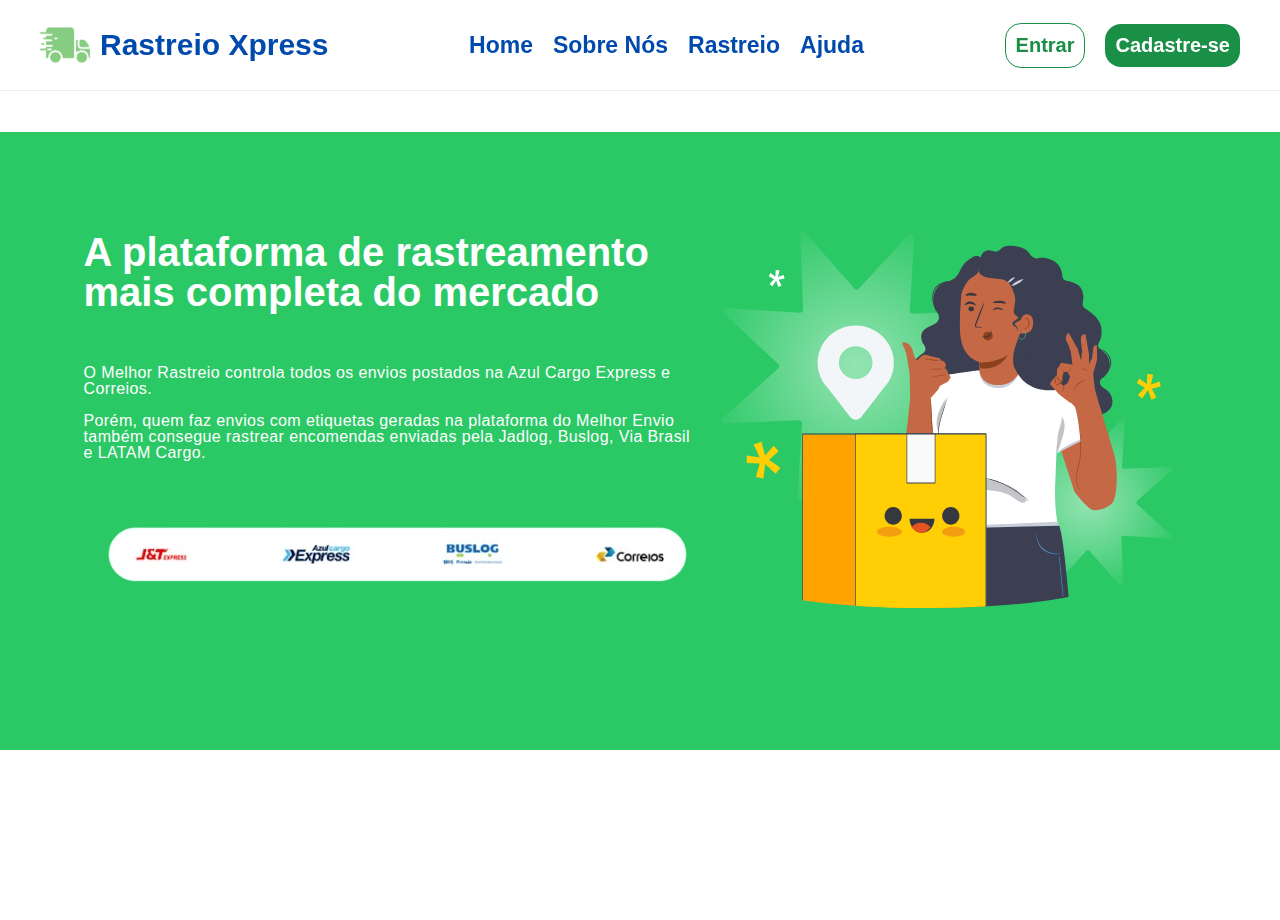
<file: index.html>
<!DOCTYPE html>
<html lang="pt-BR">

<head>
    <meta charset="UTF-8">
    <meta name="viewport" content="width=device-width, initial-scale=1.0">
    <link rel="stylesheet" href="./src/css/styles.css">
    <title>Home</title>
</head>

<body>

    <header class="header">
        <div class="header__left">
            <img class="header__left__img" src="./src/assets/delivery-truck.png" alt="icone de caminhão">
            <h2 class="header__left__text">Rastreio Xpress</h2>
        </div>

        <nav class="header__navbar">
            <ul class="header__navbar__list">
                <li class="header__navbar__list__item"><a class="header__navbar__list__item__url"
                        href="index.html">Home</a></li>
                <li class="header__navbar__list__item"><a class="header__navbar__list__item__url"
                        href="./src/pages/sobre-nos.html">Sobre Nós</a></li>
                <li class="header__navbar__list__item"><a class="header__navbar__list__item__url"
                        href="./src/pages/rastreio.html">Rastreio</a></li>
                <li class="header__navbar__list__item"><a class="header__navbar__list__item__url"
                        href="./src/pages/ajuda.html">Ajuda</a></li>
            </ul>
        </nav>

        <div class="header__account">
            <button class="secondary-button">Entrar</button>
            <button class="primary-button">Cadastre-se</button>
        </div>
    </header>

    <hr>

    <main class="container-home">
        <h2 class="container-home__title">A plataforma de rastreamento mais completa do mercado</h2>
        <p class="container-home__text">O Melhor Rastreio controla todos os envios postados na Azul Cargo Express e
            Correios. <br><br>
            Porém, quem faz envios com etiquetas geradas na plataforma do Melhor Envio também consegue rastrear
            encomendas enviadas pela Jadlog, Buslog, Via Brasil e LATAM Cargo.
        </p>
        <img class="container-home__image" src="./src/assets/image_green_background.svg" alt="" width="500px">
        <img class="container-home__sponsorships" src="./src/assets/sponsorships.png" alt="">
    </main>

</body>

</html>
</file>
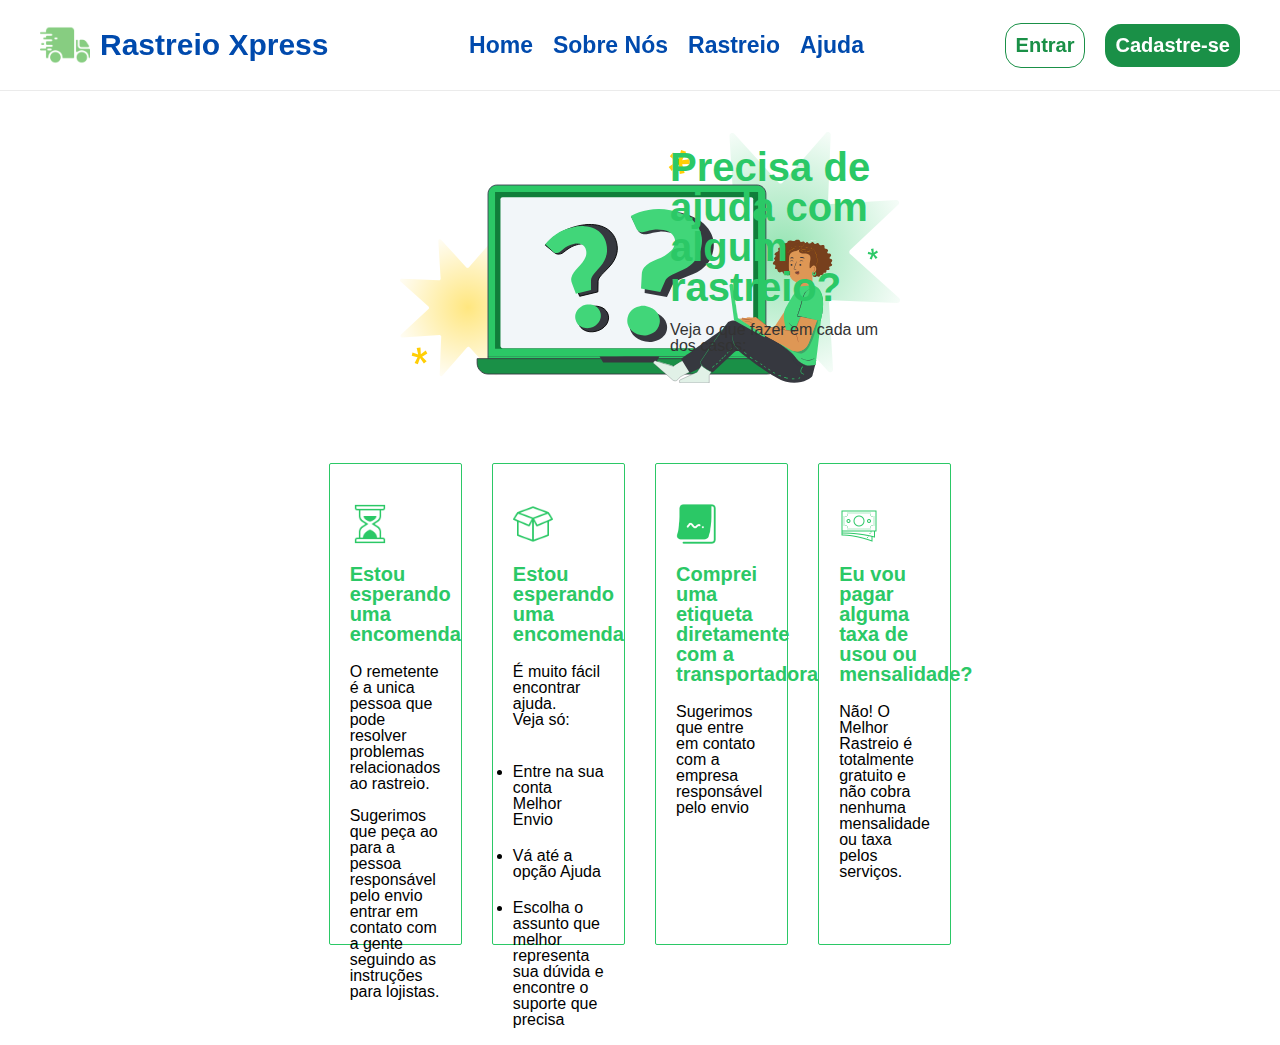
<file: src/pages/ajuda.html>
<!DOCTYPE html>
<html lang="pt-BR">

<head>
    <meta charset="UTF-8">
    <meta name="viewport" content="width=device-width, initial-scale=1.0">
    <link rel="stylesheet" href="../css/styles.css">
    <title>Ajuda</title>
</head>

<body>

    <header class="header">
        <div class="header__left">
            <img class="header__left__img" src="../assets/delivery-truck.png" alt="icone de caminhão">
            <h2 class="header__left__text">Rastreio Xpress</h2>
        </div>

        <nav class="header__navbar">
            <ul class="header__navbar__list">
                <li class="header__navbar__list__item"><a class="header__navbar__list__item__url"
                        href="../../index.html">Home</a></li>
                <li class="header__navbar__list__item"><a class="header__navbar__list__item__url"
                        href="./sobre-nos.html">Sobre Nós</a></li>
                <li class="header__navbar__list__item"><a class="header__navbar__list__item__url"
                        href="./rastreio.html">Rastreio</a></li>
                <li class="header__navbar__list__item"><a class="header__navbar__list__item__url"
                        href="./ajuda.html">Ajuda</a></li>
            </ul>
        </nav>

        <div class="header__account">
            <button class="secondary-button">Entrar</button>
            <button class="primary-button">Cadastre-se</button>
        </div>
    </header>

    <hr>

    <main class="container">
        <section class="container-ajuda">
            <div class="container-ajuda-top">
                <img class="container-ajuda-top__img" width="500" src="../assets/need_help.svg"
                    alt="notebook com simbolos de interrogacao e mulher sentada ao lado com um outro notebook">
                <h3 class="container-ajuda-top__title">Precisa de ajuda com algum rastreio?</h3>
                <p class="container-ajuda-top__texto">Veja o que fazer em cada um dos casos:</p>
            </div>
            <section class="container-ajuda-cards">

                <div class="container-ajuda-cards__item">
                    <img width="40" src="../assets/ampulheta.png" alt="icone do card">
                    <h3 class="container-ajuda-cards__item__title">Estou esperando uma encomenda</h3>
                    <p class="container-ajuda-cards__item__texto">O remetente é a unica pessoa que pode resolver problemas relacionados ao rastreio. <br><br> Sugerimos que peça ao para a pessoa responsável pelo envio entrar em contato com a gente seguindo as instruções para lojistas.</p>
                </div>

                <div class="container-ajuda-cards__item">
                    <img width="40" src="../assets/box.png" alt="icone do card">
                    <h3 class="container-ajuda-cards__item__title">Estou esperando uma encomenda</h3>
                    <p class="container-ajuda-cards__item__texto">É muito fácil encontrar ajuda.<br>Veja só:<br><br>
                        <li class="container-ajuda-cards__item__texto__lista">Entre na sua conta Melhor Envio</li>
                        <li class="container-ajuda-cards__item__texto__lista">Vá até a opção Ajuda</li>
                        <li class="container-ajuda-cards__item__texto__lista">Escolha o assunto que melhor representa sua dúvida e encontre o suporte que precisa</li>
                    </p>
                </div>

                <div class="container-ajuda-cards__item">
                    <img width="40" src="../assets/note.png" alt="icone do card">
                    <h3 class="container-ajuda-cards__item__title">Comprei uma etiqueta diretamente com a transportadora</h3>
                    <p class="container-ajuda-cards__item__texto">Sugerimos que entre em contato com a empresa responsável pelo envio</p>
                </div>

                <div class="container-ajuda-cards__item">
                    <img width="40" src="../assets/money.png" alt="icone do card">
                    <h3 class="container-ajuda-cards__item__title">Eu vou pagar alguma taxa de usou ou mensalidade?</h3>
                    <p class="container-ajuda-cards__item__texto">Não! O Melhor Rastreio é totalmente gratuito e não cobra nenhuma mensalidade ou taxa pelos serviços.</p>
                </div>

            </section>
        </section>
    </main>

</body>

</html>
</file>
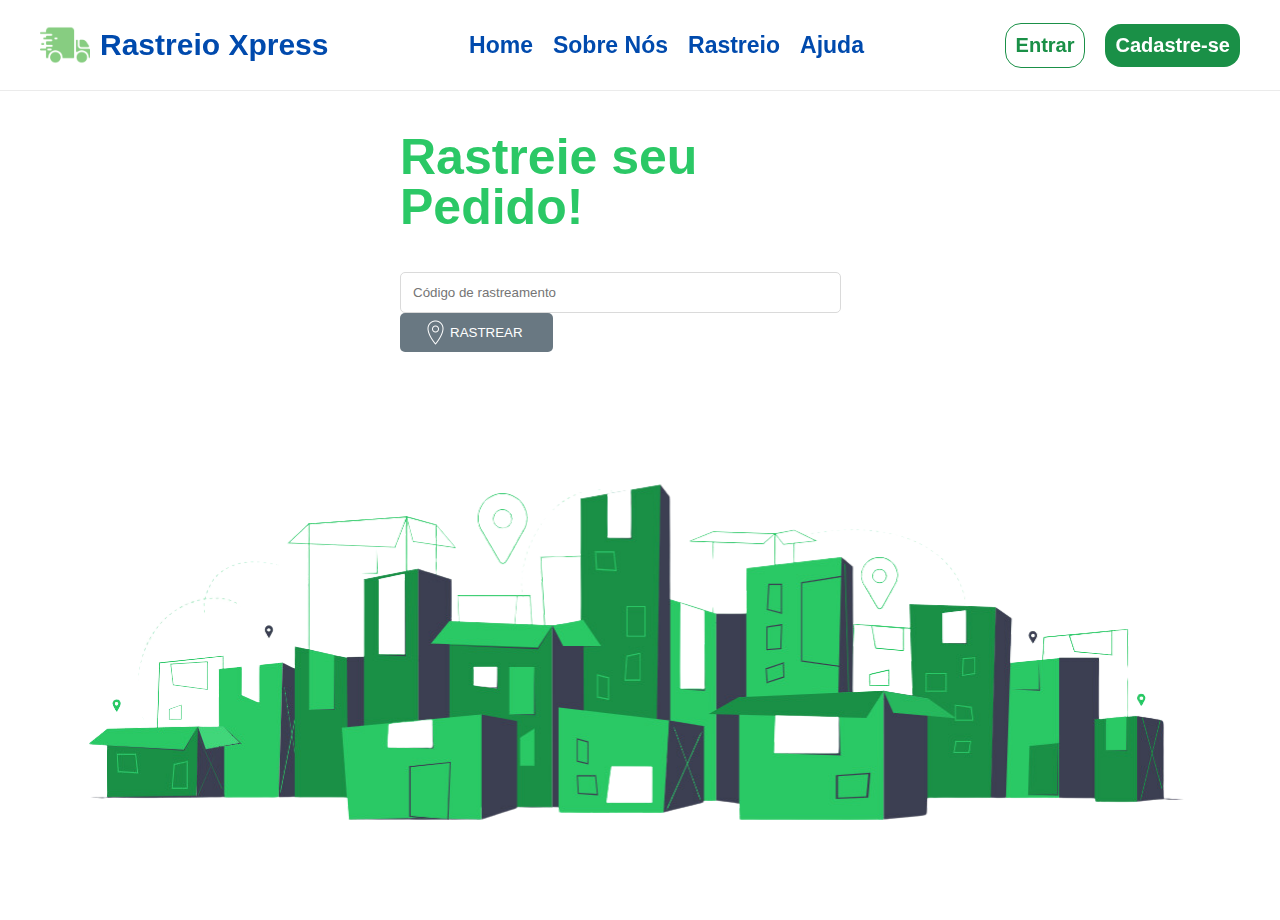
<file: src/pages/rastreio.html>
<!DOCTYPE html>
<html lang="pt-BR">
<head>
    <meta charset="UTF-8">
    <meta name="viewport" content="width=device-width, initial-scale=1.0">
    <link rel="stylesheet" href="../css/styles.css">
    <title>Parceiros</title>
</head>
<body>
    
    <header class="header">
        <div class="header__left">
            <img class="header__left__img" src="../assets/delivery-truck.png" alt="icone de caminhão">
            <h2 class="header__left__text">Rastreio Xpress</h2>
        </div>

        <nav class="header__navbar">
            <ul class="header__navbar__list">
                <li class="header__navbar__list__item"><a class="header__navbar__list__item__url" href="../../index.html">Home</a></li>
                <li class="header__navbar__list__item"><a class="header__navbar__list__item__url" href="./sobre-nos.html">Sobre Nós</a></li>
                <li class="header__navbar__list__item"><a class="header__navbar__list__item__url" href="./rastreio.html">Rastreio</a></li>
                <li class="header__navbar__list__item"><a class="header__navbar__list__item__url" href="./ajuda.html">Ajuda</a></li>
            </ul>
        </nav>

        <div class="header__account">
            <button class="secondary-button">Entrar</button>
            <button class="primary-button">Cadastre-se</button>
        </div>
    </header>

    <hr>

    <main class="container">
        <div class="container-rastreio">
            <h2 class="container-rastreio__title">Rastreie seu Pedido!</h2>
            <p><input class="container-rastreio__input" type="text" placeholder="Código de rastreamento">
            <button class="container-rastreio__btn">Rastrear</button></p>
            <img class="container-rastreio__img" src="../assets/boxes.svg" alt="imagem de caixas fazendo analogia a prédios e casas">
        </div>
    </main>

</body>
</html>
</file>
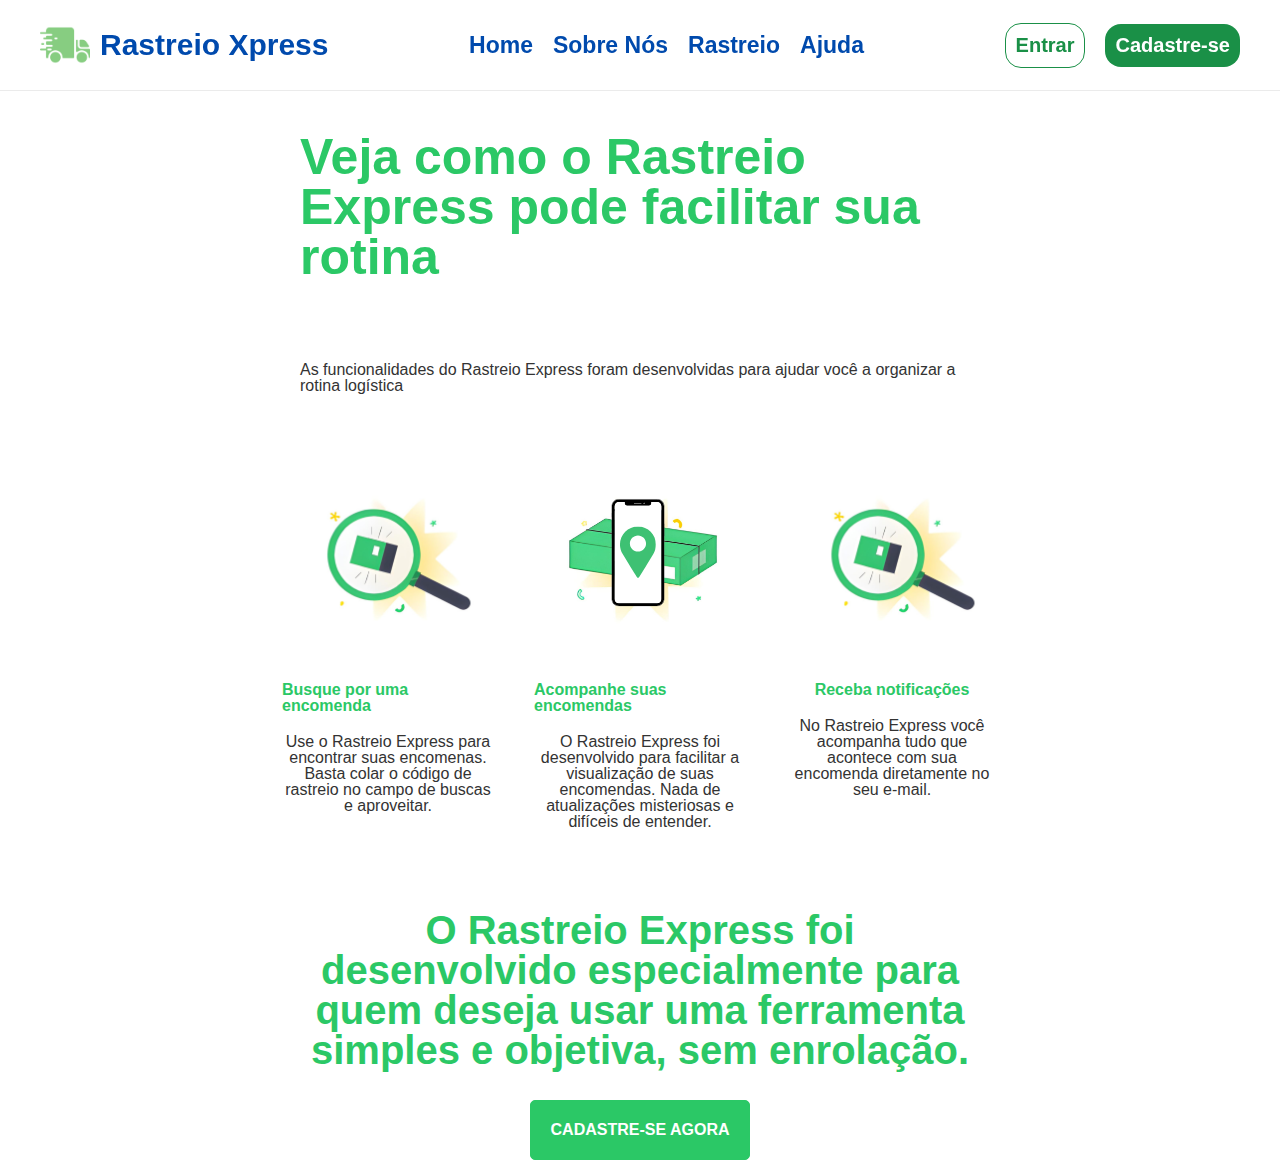
<file: src/pages/sobre-nos.html>
<!DOCTYPE html>
<html lang="pt-BR">

<head>
    <meta charset="UTF-8">
    <meta name="viewport" content="width=device-width, initial-scale=1.0">
    <link rel="stylesheet" href="../css/styles.css">
    <title>Sobre Nós</title>
</head>

<body>

    <header class="header">
        <div class="header__left">
            <img class="header__left__img" src="../assets/delivery-truck.png" alt="icone de caminhão">
            <h2 class="header__left__text">Rastreio Xpress</h2>
        </div>

        <nav class="header__navbar">
            <ul class="header__navbar__list">
                <li class="header__navbar__list__item"><a class="header__navbar__list__item__url"
                        href="../../index.html">Home</a></li>
                <li class="header__navbar__list__item"><a class="header__navbar__list__item__url"
                        href="./sobre-nos.html">Sobre Nós</a></li>
                <li class="header__navbar__list__item"><a class="header__navbar__list__item__url"
                        href="./rastreio.html">Rastreio</a></li>
                <li class="header__navbar__list__item"><a class="header__navbar__list__item__url"
                        href="./ajuda.html">Ajuda</a></li>
            </ul>
        </nav>

        <div class="header__account">
            <button class="secondary-button">Entrar</button>
            <button class="primary-button">Cadastre-se</button>
        </div>
    </header>

    <hr>

    <main class="container-sobre-nos">
        <h3 class="container-sobre-nos__title">Veja como o Rastreio Express pode facilitar sua rotina</h3>
        <p class="container-sobre-nos__texto">As funcionalidades do Rastreio Express foram desenvolvidas para ajudar
            você a organizar a rotina logística</p>
        <section class="container-sobre-nos__items">

            <div class="container-sobre-nos__items__box">
                <img class="container-sobre-nos__items__box__img" src="../assets/search.svg" alt="icone de pesquisa">
                <h4 class="container-sobre-nos__items__box__title">Busque por uma encomenda</h4>
                <p class="container-sobre-nos__items__box__texto">Use o Rastreio Express para encontrar suas encomenas.
                    Basta colar o código de rastreio no campo de buscas e aproveitar.</p>
            </div>

            <div class="container-sobre-nos__items__box">
                <img class="container-sobre-nos__items__box__img" src="../assets/phone_loc.svg"
                    alt="icone de celular com uma caixa atrás">
                <h4 class="container-sobre-nos__items__box__title">Acompanhe suas encomendas</h4>
                <p class="container-sobre-nos__items__box__texto">O Rastreio Express foi desenvolvido para facilitar a
                    visualização de suas encomendas. Nada de atualizações misteriosas e difíceis de entender.</p>
            </div>

            <div class="container-sobre-nos__items__box">
                <img class="container-sobre-nos__items__box__img" src="../assets/search.svg"
                    alt="icone de sino tocando">
                <h4 class="container-sobre-nos__items__box__title">Receba notificações</h4>
                <p class="container-sobre-nos__items__box__texto">No Rastreio Express você acompanha tudo que acontece
                    com sua encomenda diretamente no seu e-mail.</p>
            </div>
        </section>

        <div class="container-sobre-nos-element">
            <h3 class="container-sobre-nos__subtitle">O Rastreio Express foi desenvolvido especialmente para quem deseja
                usar uma ferramenta simples e objetiva, sem enrolação.</h3>
            <button class="terciary-button">Cadastre-se Agora</button>
        </div>
    </main>

</body>

</html>
</file>
<file: src/css/styles.css>
/* Realizando import de outros arquivos css para facilitar a manutenção, evitando assim um unico arquivo cheio de propriedades CSS */
@import url("reset.css");
@import url("header.css");
@import url("main.css");

/* Criando variaveis CSS para definir o padrão das cores da página */
:root {
    --primary-color: #1A9047;
    --secondary-color: #2BC866;
    --terciary-color: #004AAD;
}

/* Definindo um delay de .4s para todas as animações que forem adicionadas ao site */
* {
    transition: all .4s;
}

/* Quando utilizada essa propriedade 1REM (medida que facilita a responsividade), passa a ser 10px e não 16px, facilitando a manipulação dos itens */
html {
    font-size: 62.5%;
}

/* Definindo algumas estilizações padrões para o corpo da página, como também as fontes a serem utilizadas */
body {
    min-height: 100vh;
    row-gap: 2rem;
    font-family: "HelveticaNeue-CondensedBold", "HelveticaNeueBoldCondensed", "HelveticaNeue-Bold-Condensed", "Helvetica Neue Bold Condensed", "HelveticaNeueBold", "HelveticaNeue-Bold", "Helvetica Neue Bold", "HelveticaNeue", "Helvetica Neue", 'TeXGyreHerosCnBold', "Helvetica", "Tahoma", "Geneva", "Arial Narrow", "Arial", sans-serif; 
    font-weight:600; 
    font-stretch:condensed;
}

/* Estilização padrão dos botões para quando o mouse for passado por cima */
button:hover {
    cursor: pointer	;
    box-shadow: 0 10px 20px rgba(0,0,0,0.19), 0 6px 6px rgba(0,0,0,0.23);
}

hr {
    margin-bottom: 4rem;
    display: block;
    height: 1px;
    border: 0;
    border-top: 1px solid #ebebeb;
    padding: 0;
}

.primary-button {
    padding: 1rem;
    background-color: var(--primary-color);
    color: white;
    border-radius: 1.6rem;
    font-weight: 800;
    border: none;
    font-size: 2rem;
}

.secondary-button {
    padding: 1rem;
    font-size: 2rem;
    background-color: white;
    color: var(--primary-color);
    border-radius: 1.6rem;
    font-weight: 800;
    border: 1px solid var(--primary-color);
}

.terciary-button {
    padding: 2rem;
    font-size: 1.6rem;
    background-color: var(--secondary-color);
    color: white;
    border-radius: 0.5rem;
    font-weight: 600;
    text-transform: uppercase;
    border: 1px solid var(--secondary-color);
}
</file>
